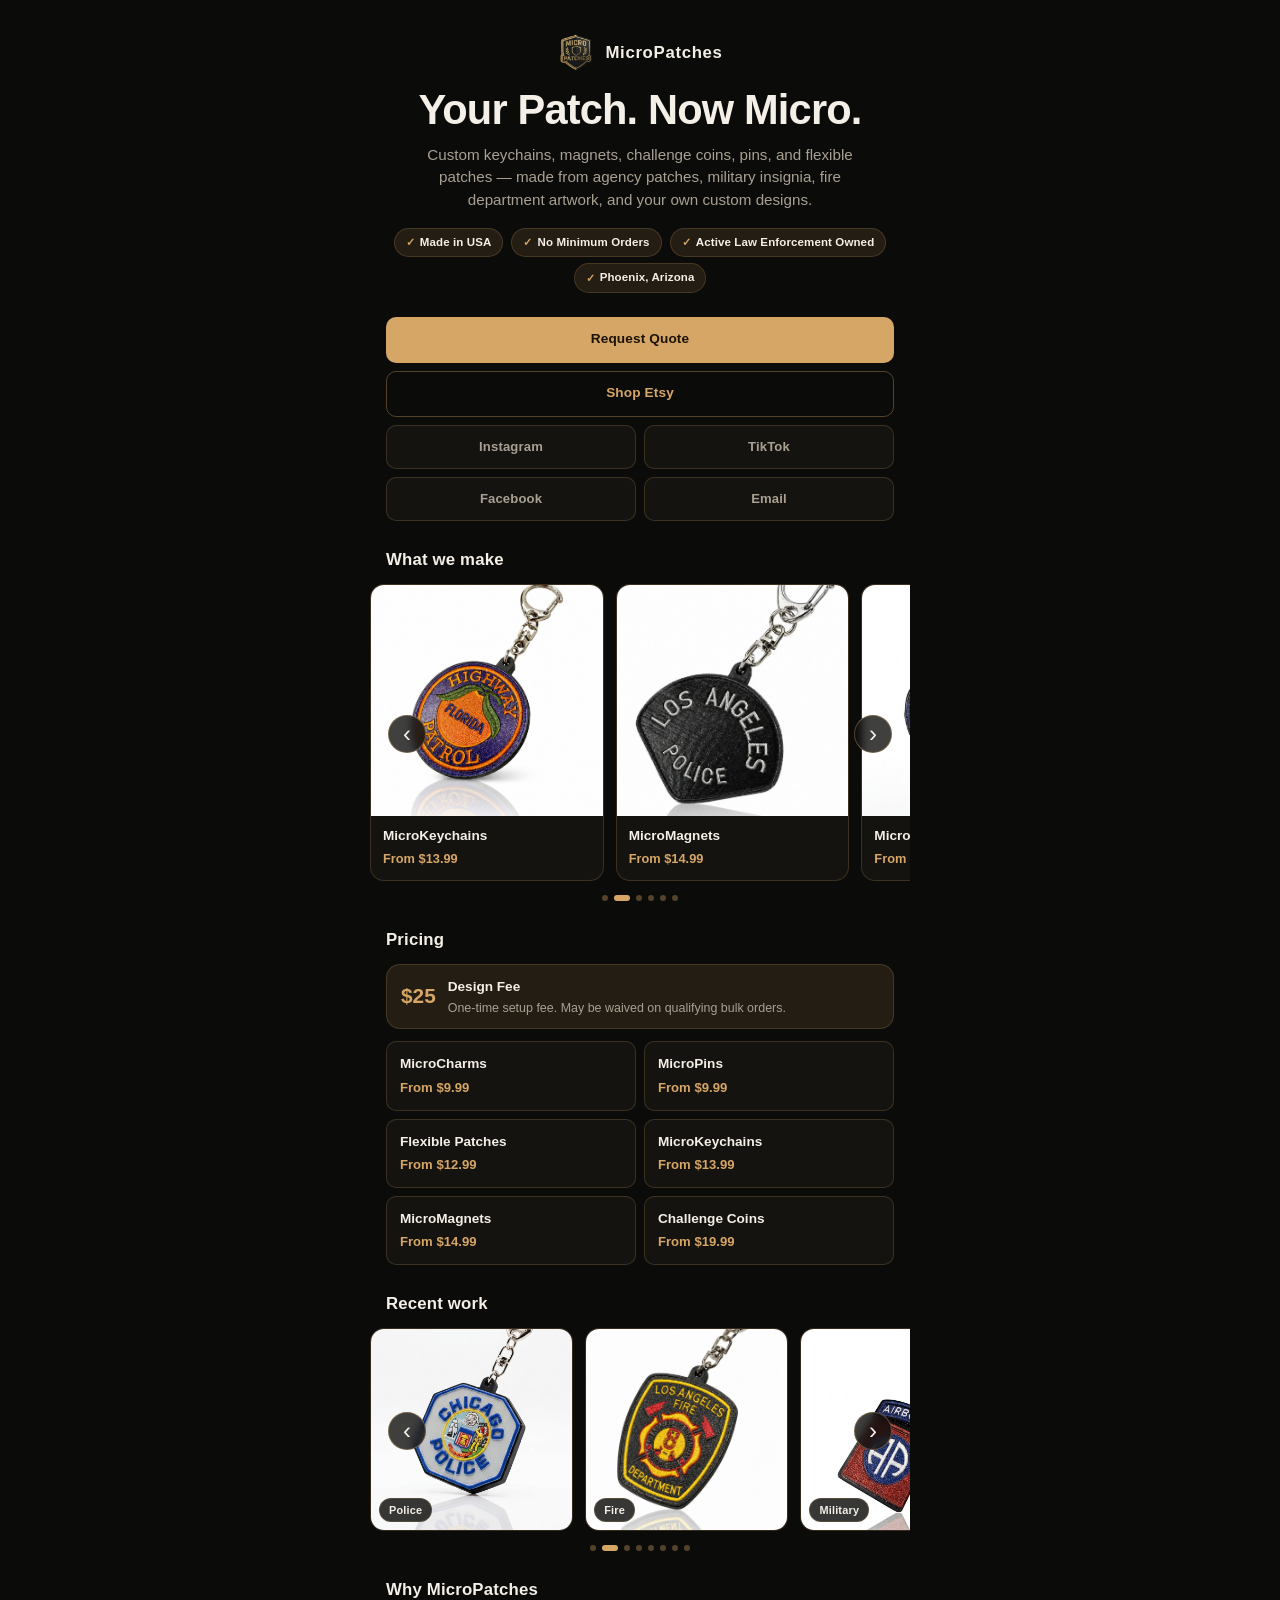
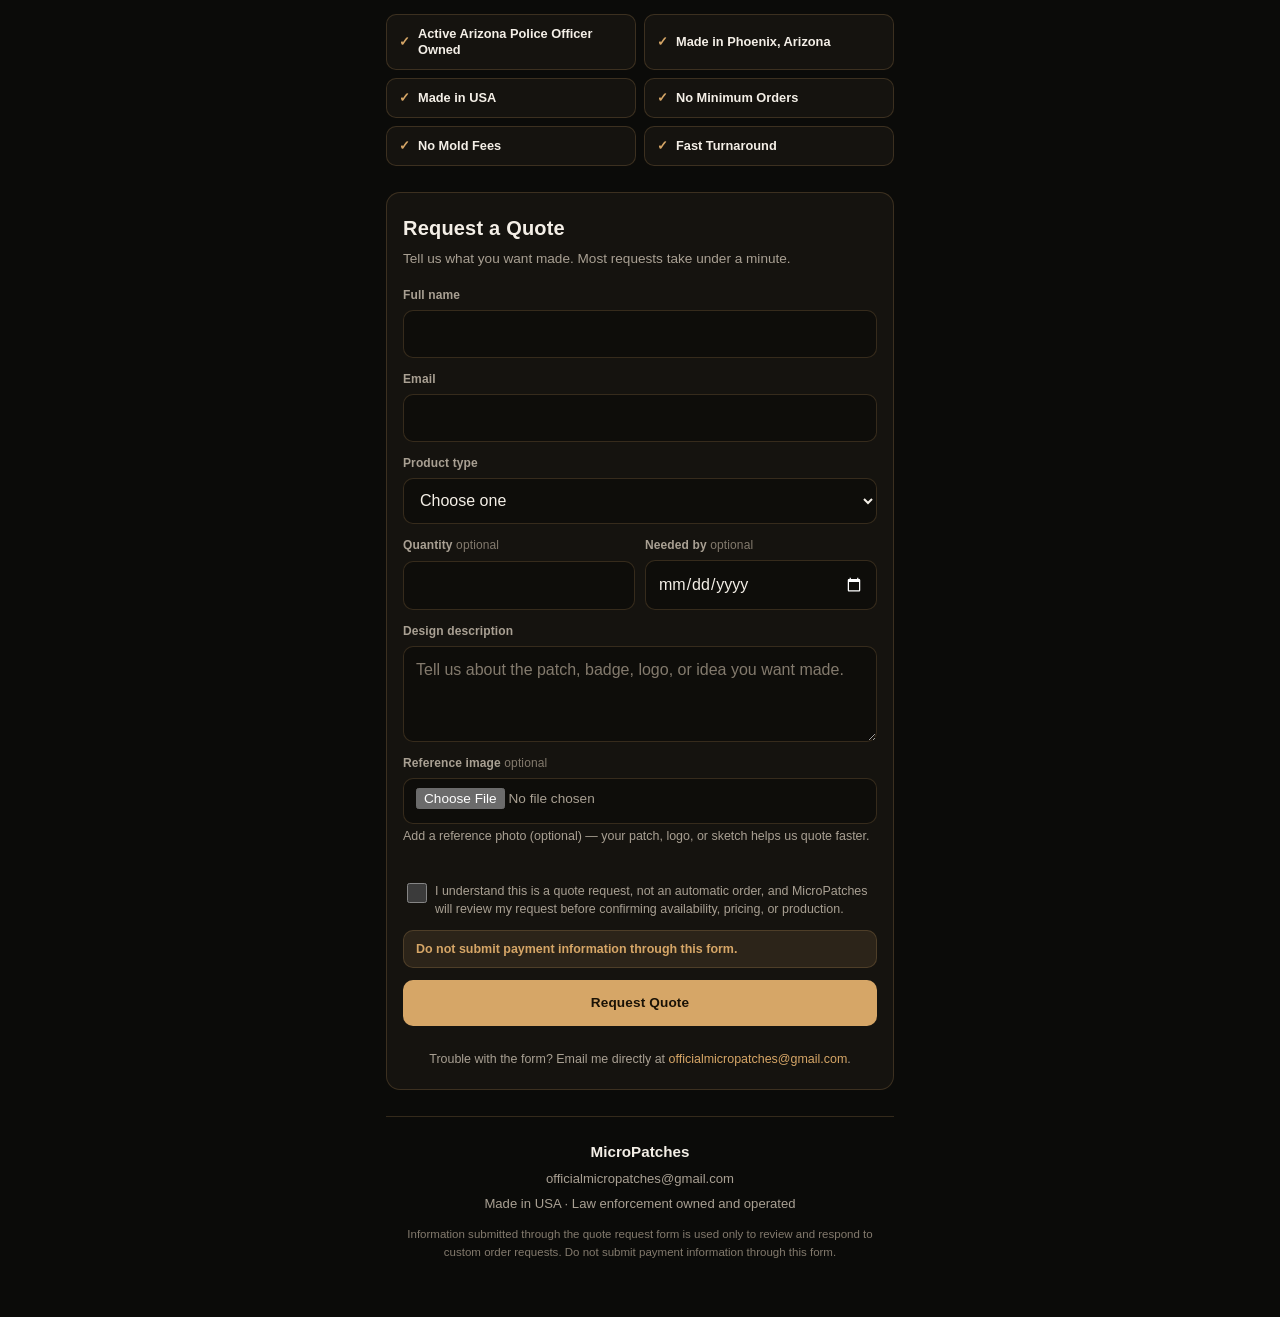
<file: index.html>
<!doctype html>
<html lang="en">
<head>
<meta charset="utf-8">
<meta name="viewport" content="width=device-width, initial-scale=1">
<title>MicroPatches | Custom Raised Texture Products</title>
<meta name="description" content="MicroPatches turns real patches and artwork into custom MicroKeychains, MicroMagnets, MicroPins, MicroCharms, flexible patches, and challenge coins. USA made, no minimums.">
<meta name="theme-color" content="#0B0B09">
<meta property="og:type" content="website">
<meta property="og:title" content="MicroPatches - Your Patch. Now Micro.">
<meta property="og:description" content="USA made custom keychains, magnets, pins, charms, flexible patches, and challenge coins. No minimums. Active law enforcement owned.">
<meta property="og:image" content="assets/preview/social_preview.svg">
<meta name="twitter:card" content="summary_large_image">
<meta name="twitter:title" content="MicroPatches - Your Patch. Now Micro.">
<meta name="twitter:description" content="USA made raised texture custom products with no minimums and clear pricing.">
<meta name="twitter:image" content="assets/preview/social_preview.svg">
<link rel="icon" href="assets/favicon/favicon.svg" type="image/svg+xml">
<link rel="stylesheet" href="styles.css?v=20260604-redesign">
</head>
<body>
<a class="skip-link" href="#main">Skip to content</a>

<div class="page-shell">
  <main id="main">

    <!-- Hero -->
    <header class="hero">
      <div class="hero-brand">
        <img class="brand-logo" data-config-img="logo" src="assets/logo/micropatches_logo.png" alt="MicroPatches logo">
        <span class="brand-name" data-config-text="business.name">MicroPatches</span>
      </div>
      <h1 class="hero-headline" data-config-text="hero.headline">Your Patch. Now Micro.</h1>
      <p class="hero-sub" data-config-text="hero.subheadline">
        Custom keychains, magnets, challenge coins, pins, and flexible patches — made from agency patches, military insignia, fire department artwork, and your own custom designs.
      </p>
      <ul class="trust-row" data-config="trustRow" aria-label="MicroPatches highlights"></ul>
    </header>

    <!-- Primary buttons -->
    <nav class="link-nav" aria-label="MicroPatches quick links">
      <div data-config="mainButtons"></div>
    </nav>

    <!-- Product showcase -->
    <section class="block showcase" aria-label="Products">
      <div class="block-head">
        <h2 data-config-text="productShowcase.heading">What we make</h2>
        <span class="swipe-hint">Swipe →</span>
      </div>
      <div class="swipe-rail" data-config="productShowcase"></div>
      <div class="swipe-dots" data-dots-for="productShowcase" aria-hidden="true"></div>
    </section>

    <!-- Pricing -->
    <section class="block" aria-label="Pricing">
      <div class="block-head">
        <h2 data-config-text="pricingCards.heading">Pricing</h2>
      </div>
      <div data-config="designFee"></div>
      <div class="price-grid" data-config="pricingCards"></div>
    </section>

    <!-- Recent projects -->
    <section class="block" aria-label="Recent work">
      <div class="block-head">
        <h2 data-config-text="recentProjects.heading">Recent work</h2>
        <span class="swipe-hint">Swipe →</span>
      </div>
      <div class="swipe-rail projects-rail" data-config="recentProjects"></div>
      <div class="swipe-dots" data-dots-for="recentProjects" aria-hidden="true"></div>
    </section>

    <!-- Trust badges -->
    <section class="block trust-block" aria-label="Why MicroPatches">
      <div class="block-head">
        <h2 data-config-text="trustBadges.heading">Why MicroPatches</h2>
      </div>
      <ul class="trust-grid" data-config="trustBadges"></ul>
    </section>

    <!-- Quote form -->
    <section class="block form-block" id="quote">
      <div class="block-head">
        <h2>Request a Quote</h2>
        <p class="form-intro">Tell us what you want made. Most requests take under a minute.</p>
      </div>

      <form class="quote-form" id="quoteForm" novalidate>
        <!-- Web3Forms hidden fields (access_key is set from siteConfig at runtime) -->
        <input type="hidden" name="access_key" id="web3formsAccessKey">
        <input type="hidden" name="subject" value="New MicroPatches Custom Quote Request">
        <input type="hidden" name="from_name" value="MicroPatches Quote Form">
        <input type="checkbox" name="botcheck" class="hidden" style="display:none" tabindex="-1" autocomplete="off" aria-hidden="true">

        <label class="field">
          <span class="field-label">Full name</span>
          <input name="customer_name" type="text" autocomplete="name" required>
        </label>

        <label class="field">
          <span class="field-label">Email</span>
          <input name="customer_email" type="email" autocomplete="email" required>
        </label>

        <label class="field">
          <span class="field-label">Product type</span>
          <select name="product_type" id="productType" required></select>
        </label>

        <div class="field-row">
          <label class="field">
            <span class="field-label">Quantity <span class="optional">optional</span></span>
            <input name="quantity" type="number" min="1" inputmode="numeric">
          </label>
          <label class="field">
            <span class="field-label">Needed by <span class="optional">optional</span></span>
            <input name="needed_by_date" type="date">
          </label>
        </div>

        <label class="field">
          <span class="field-label">Design description</span>
          <textarea name="additional_details" rows="3" placeholder="Tell us about the patch, badge, logo, or idea you want made." required></textarea>
        </label>

        <label class="field">
          <span class="field-label">Reference image <span class="optional">optional</span></span>
          <!-- No name attr: the raw file is NOT sent to Web3Forms (its free tier rejects files).
               Instead it uploads to Cloudinary and the resulting link rides along in the hidden field below. -->
          <input id="referenceImage" type="file" accept="image/png,image/jpeg,image/webp,image/heic,image/heif">
          <span class="field-note" data-config-text="quoteForm.imageNote">Add a reference photo (optional) — your patch, logo, or sketch helps us quote faster.</span>
          <span class="upload-status" id="uploadStatus" role="status" aria-live="polite"></span>
          <input type="hidden" name="Reference Photo" id="referenceImageUrl">
        </label>

        <label class="consent">
          <input name="quote_request_consent" type="checkbox" required>
          <span data-config-text="quoteForm.consentText">I understand this is a quote request, not an automatic order, and MicroPatches will review my request before confirming availability, pricing, or production.</span>
        </label>

        <p class="warning" data-config-text="quoteForm.warning">Do not submit payment information through this form.</p>

        <button class="btn btn-primary btn-full" type="submit">Request Quote</button>
        <p class="form-status" id="formStatus" role="status" aria-live="polite"></p>
      </form>

      <div id="formSuccess" class="form-success" style="display:none;" role="status" aria-live="polite">
        <p>Thanks for reaching out. I received your request and will follow up as soon as possible.</p>
      </div>
      <p class="form-fallback">Trouble with the form? Email me directly at <a data-config-link="email" href="mailto:officialmicropatches@gmail.com">officialmicropatches@gmail.com</a>.</p>
    </section>
  </main>

  <footer class="site-footer">
    <strong data-config-text="business.name">MicroPatches</strong>
    <a data-config-link="email" href="mailto:officialmicropatches@gmail.com">officialmicropatches@gmail.com</a>
    <span><span data-config-text="business.madeIn">Made in USA</span> · <span data-config-text="business.ownerNote">Law enforcement owned and operated</span></span>
    <p class="privacy" data-config-text="footer.privacyNote">Information submitted through the quote request form is used only to review and respond to custom order requests. Do not submit payment information through this form.</p>
  </footer>
</div>

<!-- Sticky mobile CTA -->
<a class="sticky-cta" href="#quote" aria-label="Request a quote">Request Quote</a>

<script src="script.js?v=20260604-redesign" defer></script>
</body>
</html>
</file>
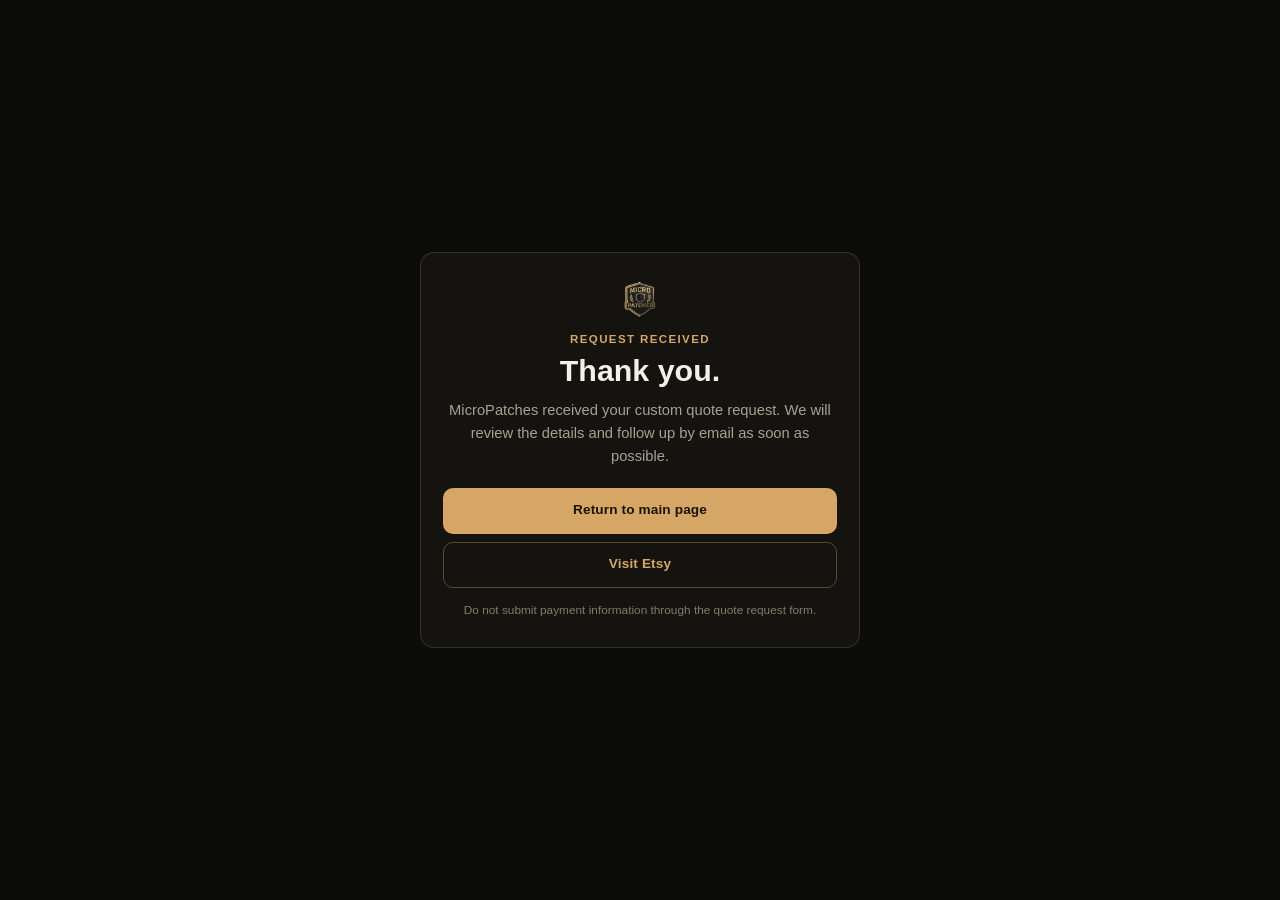
<file: thankyou.html>
<!doctype html>
<html lang="en">
  <head>
    <meta charset="utf-8">
    <meta name="viewport" content="width=device-width, initial-scale=1">
    <title>Thank You | MicroPatches</title>
    <meta name="description" content="Thank you for your MicroPatches custom quote request.">
    <meta name="theme-color" content="#0B0B09">
    <link rel="icon" href="assets/favicon/favicon.svg" type="image/svg+xml">
    <link rel="stylesheet" href="styles.css?v=20260604-redesign">
  </head>
  <body class="thank-you-page">
    <main class="thank-you-card">
      <img class="brand-logo" src="assets/logo/micropatches_logo.png" alt="MicroPatches logo">
      <p class="eyebrow">Request received</p>
      <h1>Thank you.</h1>
      <p class="thank-you-message">MicroPatches received your custom quote request. We will review the details and follow up by email as soon as possible.</p>
      <div class="hero-actions">
        <a class="btn btn-primary" href="index.html">Return to main page</a>
        <a class="btn btn-secondary" id="thankYouEtsy" href="https://www.etsy.com/shop/MicroPatches">Visit Etsy</a>
      </div>
      <p class="fine-print">Do not submit payment information through the quote request form.</p>
    </main>
    <script>
      fetch('siteConfig.json')
        .then(function (response) { return response.json(); })
        .then(function (config) {
          if (config.links && config.links.etsy) {
            document.getElementById('thankYouEtsy').href = config.links.etsy;
          }
        })
        .catch(function () {});
    </script>
  </body>
</html>
</file>
<file: styles.css>
:root {
  --bg: #0B0B09;
  --card: #15130F;
  --card-2: #1b1813;
  --field: #0e0d0a;
  --accent: #D6A667;
  --accent-soft: rgba(214, 166, 103, 0.12);
  --ink: #F4EFE7;
  --muted: #A9A093;
  --quiet: #837a6d;
  --line: rgba(214, 166, 103, 0.20);
  --line-strong: rgba(214, 166, 103, 0.36);
  --radius: 14px;
  --radius-sm: 10px;
  color-scheme: dark;
}

* { box-sizing: border-box; }

html { scroll-behavior: smooth; }

body {
  margin: 0;
  background: var(--bg);
  color: var(--ink);
  font-family: -apple-system, BlinkMacSystemFont, "Segoe UI", Roboto, Helvetica, Arial, sans-serif;
  line-height: 1.5;
  overflow-x: hidden;
  -webkit-font-smoothing: antialiased;
}

a { color: inherit; text-decoration: none; }
img { display: block; max-width: 100%; }
button, input, select, textarea { font: inherit; }

.skip-link { position: absolute; left: 1rem; top: -4rem; z-index: 30; }
.skip-link:focus { top: 1rem; }

.page-shell {
  margin: 0 auto;
  max-width: 540px;
  padding: 16px 16px 96px;
}

/* ---------- Hero ---------- */
.hero {
  text-align: center;
  padding: 18px 6px 6px;
}

.hero-brand {
  display: inline-flex;
  align-items: center;
  gap: 10px;
  margin-bottom: 16px;
}

.brand-logo { width: 38px; height: 38px; flex-shrink: 0; }

.brand-name {
  font-size: 1.05rem;
  font-weight: 800;
  letter-spacing: 0.04em;
  color: var(--ink);
}

.hero-headline {
  margin: 0 0 12px;
  font-size: clamp(2rem, 9vw, 2.6rem);
  font-weight: 800;
  line-height: 1.05;
  letter-spacing: -0.02em;
}

.hero-sub {
  margin: 0 auto 16px;
  max-width: 30rem;
  font-size: 0.95rem;
  color: var(--muted);
  line-height: 1.5;
}

.trust-row {
  list-style: none;
  margin: 0;
  padding: 0;
  display: flex;
  flex-wrap: wrap;
  justify-content: center;
  gap: 6px 8px;
}

.trust-row li {
  display: inline-flex;
  align-items: center;
  gap: 5px;
  font-size: 0.72rem;
  font-weight: 600;
  letter-spacing: 0.01em;
  color: var(--ink);
  background: var(--accent-soft);
  border: 1px solid var(--line);
  border-radius: 999px;
  padding: 5px 11px;
}

.trust-row li::before {
  content: "✓";
  color: var(--accent);
  font-weight: 800;
  font-size: 0.7rem;
}

/* ---------- Primary buttons ---------- */
.link-nav { margin: 18px 0 26px; }

.link-nav > div { display: grid; gap: 8px; }

.social-grid {
  display: grid;
  grid-template-columns: repeat(2, 1fr);
  gap: 8px;
}

.btn {
  display: inline-flex;
  align-items: center;
  justify-content: center;
  width: 100%;
  min-height: 46px;
  padding: 11px 18px;
  font-size: 0.85rem;
  font-weight: 700;
  letter-spacing: 0.01em;
  border-radius: var(--radius-sm);
  border: 1px solid transparent;
  cursor: pointer;
  transition: background 160ms ease, border-color 160ms ease, transform 160ms ease, color 160ms ease;
}

.btn-primary {
  background: var(--accent);
  color: #1a1206;
  font-weight: 800;
}
.btn-primary:hover, .btn-primary:focus-visible { background: #e2b87f; transform: translateY(-1px); }

.btn-secondary {
  background: transparent;
  color: var(--accent);
  border-color: var(--line-strong);
}
.btn-secondary:hover, .btn-secondary:focus-visible { background: var(--accent-soft); border-color: var(--accent); }

.btn-ghost {
  background: var(--card);
  color: var(--muted);
  border-color: var(--line);
  min-height: 44px;
  font-size: 0.82rem;
  font-weight: 600;
}
.btn-ghost:hover, .btn-ghost:focus-visible { background: var(--card-2); color: var(--ink); border-color: var(--line-strong); }

.btn-full { width: 100%; }

/* ---------- Section blocks ---------- */
.block { margin-bottom: 26px; }

.block-head {
  display: flex;
  align-items: baseline;
  justify-content: space-between;
  gap: 12px;
  margin-bottom: 12px;
}

.block-head h2 {
  margin: 0;
  font-size: 1.05rem;
  font-weight: 700;
  letter-spacing: 0.01em;
  color: var(--ink);
}

.swipe-hint {
  font-size: 0.72rem;
  font-weight: 600;
  color: var(--quiet);
  letter-spacing: 0.04em;
  white-space: nowrap;
}

/* ---------- Horizontal swipe rails ---------- */
.rail-wrap { position: relative; }

.swipe-rail {
  position: relative;
  display: grid;
  grid-auto-flow: column;
  grid-auto-columns: 46%;
  gap: 12px;
  overflow-x: auto;
  scroll-snap-type: x mandatory;
  -webkit-overflow-scrolling: touch;
  scrollbar-width: none;
  padding-bottom: 4px;
  margin: 0 -16px;
  padding-left: 16px;
  padding-right: 16px;
  user-select: none;
}
.swipe-rail::-webkit-scrollbar { display: none; }
.swipe-rail.is-dragging { scroll-snap-type: none; }

/* Prev/next arrows — surfaced on devices that have a real pointer (desktop). */
.rail-arrow {
  position: absolute;
  top: 50%;
  transform: translateY(-50%);
  z-index: 2;
  display: none;
  align-items: center;
  justify-content: center;
  width: 38px;
  height: 38px;
  padding: 0;
  border-radius: 50%;
  border: 1px solid var(--line-strong);
  background: rgba(11, 11, 9, 0.78);
  color: var(--ink);
  font-size: 1.5rem;
  line-height: 1;
  cursor: pointer;
  backdrop-filter: blur(4px);
  transition: opacity 160ms ease, background 160ms ease, color 160ms ease;
}
.rail-arrow-prev { left: 2px; }
.rail-arrow-next { right: 2px; }
.rail-arrow:hover { background: var(--accent); color: var(--bg); }
.rail-arrow:disabled { opacity: 0; pointer-events: none; }

@media (hover: hover) and (pointer: fine) {
  .rail-arrow { display: flex; }
  .swipe-rail { cursor: grab; }
  .swipe-rail.is-dragging { cursor: grabbing; }
  .swipe-hint { display: none; }
}

.swipe-card {
  scroll-snap-align: start;
  background: var(--card);
  border: 1px solid var(--line);
  border-radius: var(--radius);
  overflow: hidden;
  display: flex;
  flex-direction: column;
}

.swipe-card .card-img {
  aspect-ratio: 1 / 1;
  width: 100%;
  object-fit: cover;
  background: var(--field);
}

.swipe-card .card-body {
  padding: 10px 12px 12px;
}

.swipe-card .card-name {
  display: block;
  font-size: 0.85rem;
  font-weight: 700;
  color: var(--ink);
}

.swipe-card .card-price {
  display: block;
  margin-top: 2px;
  font-size: 0.8rem;
  font-weight: 700;
  color: var(--accent);
}

/* Recent projects rail — slightly smaller cards with a category tag */
.projects-rail { grid-auto-columns: 40%; }

.project-card {
  scroll-snap-align: start;
  position: relative;
  border-radius: var(--radius);
  overflow: hidden;
  border: 1px solid var(--line);
  aspect-ratio: 1 / 1;
  background: var(--field);
}

.project-card img { width: 100%; height: 100%; object-fit: cover; }

.project-card .project-tag {
  position: absolute;
  left: 8px;
  bottom: 8px;
  font-size: 0.68rem;
  font-weight: 700;
  letter-spacing: 0.02em;
  color: var(--ink);
  background: rgba(11, 11, 9, 0.82);
  border: 1px solid var(--line);
  border-radius: 999px;
  padding: 3px 9px;
  backdrop-filter: blur(4px);
}

/* Swipe dots */
.swipe-dots {
  display: flex;
  justify-content: center;
  gap: 6px;
  margin-top: 10px;
}

.swipe-dots button {
  -webkit-appearance: none;
  appearance: none;
  width: 6px;
  height: 6px;
  padding: 0;
  border: none;
  border-radius: 50%;
  background: var(--line-strong);
  cursor: pointer;
  transition: background 160ms ease, width 160ms ease;
}

.swipe-dots button.is-active {
  background: var(--accent);
  width: 16px;
  border-radius: 999px;
}

/* ---------- Pricing ---------- */
.design-fee {
  display: flex;
  align-items: center;
  gap: 12px;
  background: var(--accent-soft);
  border: 1px solid var(--line);
  border-radius: var(--radius);
  padding: 12px 14px;
  margin-bottom: 12px;
}

.design-fee .fee-amount {
  font-size: 1.3rem;
  font-weight: 800;
  color: var(--accent);
  line-height: 1;
  flex-shrink: 0;
}

.design-fee .fee-text { display: grid; gap: 2px; }
.design-fee .fee-title { font-size: 0.85rem; font-weight: 700; color: var(--ink); }
.design-fee .fee-note { font-size: 0.78rem; color: var(--muted); line-height: 1.35; }

.price-grid {
  display: grid;
  grid-template-columns: repeat(2, 1fr);
  gap: 8px;
}

.price-card {
  background: var(--card);
  border: 1px solid var(--line);
  border-radius: var(--radius-sm);
  padding: 12px 13px;
  display: grid;
  gap: 3px;
}

.price-card .pc-name { font-size: 0.85rem; font-weight: 700; color: var(--ink); }
.price-card .pc-price { font-size: 0.82rem; font-weight: 700; color: var(--accent); }

/* ---------- Trust badges ---------- */
.trust-grid {
  list-style: none;
  margin: 0;
  padding: 0;
  display: grid;
  grid-template-columns: repeat(2, 1fr);
  gap: 8px;
}

.trust-grid li {
  display: flex;
  align-items: center;
  gap: 8px;
  background: var(--card);
  border: 1px solid var(--line);
  border-radius: var(--radius-sm);
  padding: 11px 12px;
  font-size: 0.8rem;
  font-weight: 600;
  color: var(--ink);
  line-height: 1.25;
}

.trust-grid li::before {
  content: "✓";
  color: var(--accent);
  font-weight: 800;
  flex-shrink: 0;
}

/* ---------- Form ---------- */
.form-block {
  background: var(--card);
  border: 1px solid var(--line);
  border-radius: var(--radius);
  padding: 20px 16px;
  scroll-margin-top: 12px;
}

.form-block .block-head { display: block; margin-bottom: 16px; }
.form-block .block-head h2 { font-size: 1.25rem; font-weight: 800; }

.form-intro {
  margin: 6px 0 0;
  font-size: 0.85rem;
  color: var(--muted);
}

.quote-form { display: grid; gap: 12px; }

.field { display: grid; gap: 6px; }

.field-label {
  font-size: 0.75rem;
  font-weight: 700;
  letter-spacing: 0.01em;
  color: var(--muted);
}

.field-label .optional {
  font-weight: 500;
  color: var(--quiet);
}

.field-row {
  display: grid;
  grid-template-columns: 1fr 1fr;
  gap: 10px;
}

input, select, textarea {
  width: 100%;
  background: var(--field);
  border: 1px solid var(--line);
  border-radius: var(--radius-sm);
  color: var(--ink);
  padding: 11px 12px;
  font-size: 16px;
  min-height: 46px;
}

select { cursor: pointer; }

textarea { min-height: 84px; resize: vertical; font-family: inherit; }

input[type="file"] {
  padding: 9px 12px;
  color: var(--muted);
  font-size: 0.85rem;
}

input::placeholder, textarea::placeholder { color: var(--quiet); }

input:focus, select:focus, textarea:focus {
  outline: 2px solid var(--accent);
  outline-offset: 1px;
  border-color: transparent;
}

.field-error { border-color: #e07070 !important; outline-color: #e07070 !important; }

.field-note {
  margin: -2px 0 0;
  font-size: 0.78rem;
  color: var(--muted);
  line-height: 1.4;
}

.upload-status {
  display: block;
  margin-top: 4px;
  font-size: 0.78rem;
  line-height: 1.4;
  min-height: 1em;
}
.upload-status.is-busy { color: var(--muted); }
.upload-status.is-ok { color: #2e8b57; }
.upload-status.is-error { color: #c0392b; }

.consent {
  display: grid;
  grid-template-columns: 22px 1fr;
  gap: 10px;
  align-items: start;
  font-size: 0.78rem;
  color: var(--muted);
  line-height: 1.45;
  margin-top: 2px;
}

.consent input {
  width: 20px;
  height: 20px;
  min-height: auto;
  margin-top: 1px;
  cursor: pointer;
  flex-shrink: 0;
}

.warning {
  background: var(--accent-soft);
  border: 1px solid var(--line);
  border-radius: var(--radius-sm);
  padding: 9px 12px;
  margin: 0;
  font-size: 0.78rem;
  font-weight: 600;
  color: var(--accent);
}

.form-status {
  font-size: 0.85rem;
  color: var(--accent);
  font-weight: 700;
  margin: 0;
}

.form-success {
  background: var(--accent-soft);
  border: 1px solid var(--line-strong);
  border-radius: var(--radius);
  padding: 18px;
  text-align: center;
  color: var(--accent);
  font-weight: 600;
  margin-top: 12px;
}
.form-success p { margin: 0; }

.form-fallback {
  font-size: 0.78rem;
  color: var(--muted);
  margin: 12px 0 0;
  text-align: center;
}
.form-fallback a { color: var(--accent); }

/* ---------- Footer ---------- */
.site-footer {
  text-align: center;
  display: grid;
  gap: 5px;
  justify-items: center;
  padding: 24px 8px 8px;
  border-top: 1px solid var(--line);
  margin-top: 8px;
}

.site-footer strong { font-size: 0.95rem; color: var(--ink); }
.site-footer a, .site-footer span { font-size: 0.82rem; color: var(--muted); }

.privacy {
  font-size: 0.72rem;
  color: var(--quiet);
  line-height: 1.5;
  margin: 8px 0 0;
  max-width: 30rem;
}

/* ---------- Sticky mobile CTA ---------- */
.sticky-cta {
  position: fixed;
  left: 12px;
  right: 12px;
  bottom: 12px;
  z-index: 40;
  display: flex;
  align-items: center;
  justify-content: center;
  min-height: 52px;
  background: var(--accent);
  color: #1a1206;
  font-size: 0.9rem;
  font-weight: 800;
  letter-spacing: 0.02em;
  border-radius: 999px;
  box-shadow: 0 10px 30px rgba(0, 0, 0, 0.45);
  transition: opacity 200ms ease, transform 200ms ease;
}

.sticky-cta.is-hidden {
  opacity: 0;
  transform: translateY(120%);
  pointer-events: none;
}

@media (min-width: 641px) {
  .sticky-cta { display: none; }
  .page-shell { padding-bottom: 48px; }
}

/* ---------- Thank-you page ---------- */
.thank-you-page {
  display: grid;
  align-items: center;
  justify-items: center;
  min-height: 100svh;
  padding: 20px;
}

.thank-you-card {
  background: var(--card);
  border: 1px solid var(--line);
  border-radius: var(--radius);
  padding: 28px 22px;
  text-align: center;
  max-width: 440px;
}

.thank-you-card .brand-logo { margin: 0 auto 12px; }
.thank-you-card .eyebrow {
  font-size: 0.72rem;
  font-weight: 700;
  letter-spacing: 0.12em;
  text-transform: uppercase;
  color: var(--accent);
  margin: 0 0 6px;
}
.thank-you-card h1 { font-size: 1.9rem; font-weight: 800; line-height: 1.1; margin: 0 0 12px; }
.thank-you-message { font-size: 0.92rem; color: var(--muted); margin: 0 0 20px; line-height: 1.55; }
.thank-you-card .hero-actions { display: grid; gap: 8px; }
.thank-you-card .fine-print { font-size: 0.74rem; color: var(--quiet); margin: 14px 0 0; }

/* ---------- Small phones ---------- */
@media (max-width: 400px) {
  .page-shell { padding: 14px 12px 96px; }
  .swipe-rail { grid-auto-columns: 52%; margin: 0 -12px; padding-left: 12px; padding-right: 12px; }
  .projects-rail { grid-auto-columns: 46%; }
  .hero-headline { font-size: clamp(1.8rem, 10vw, 2.2rem); }
}

/* ---------- Reduced motion ---------- */
@media (prefers-reduced-motion: reduce) {
  * { transition: none !important; scroll-behavior: auto !important; }
}
</file>
